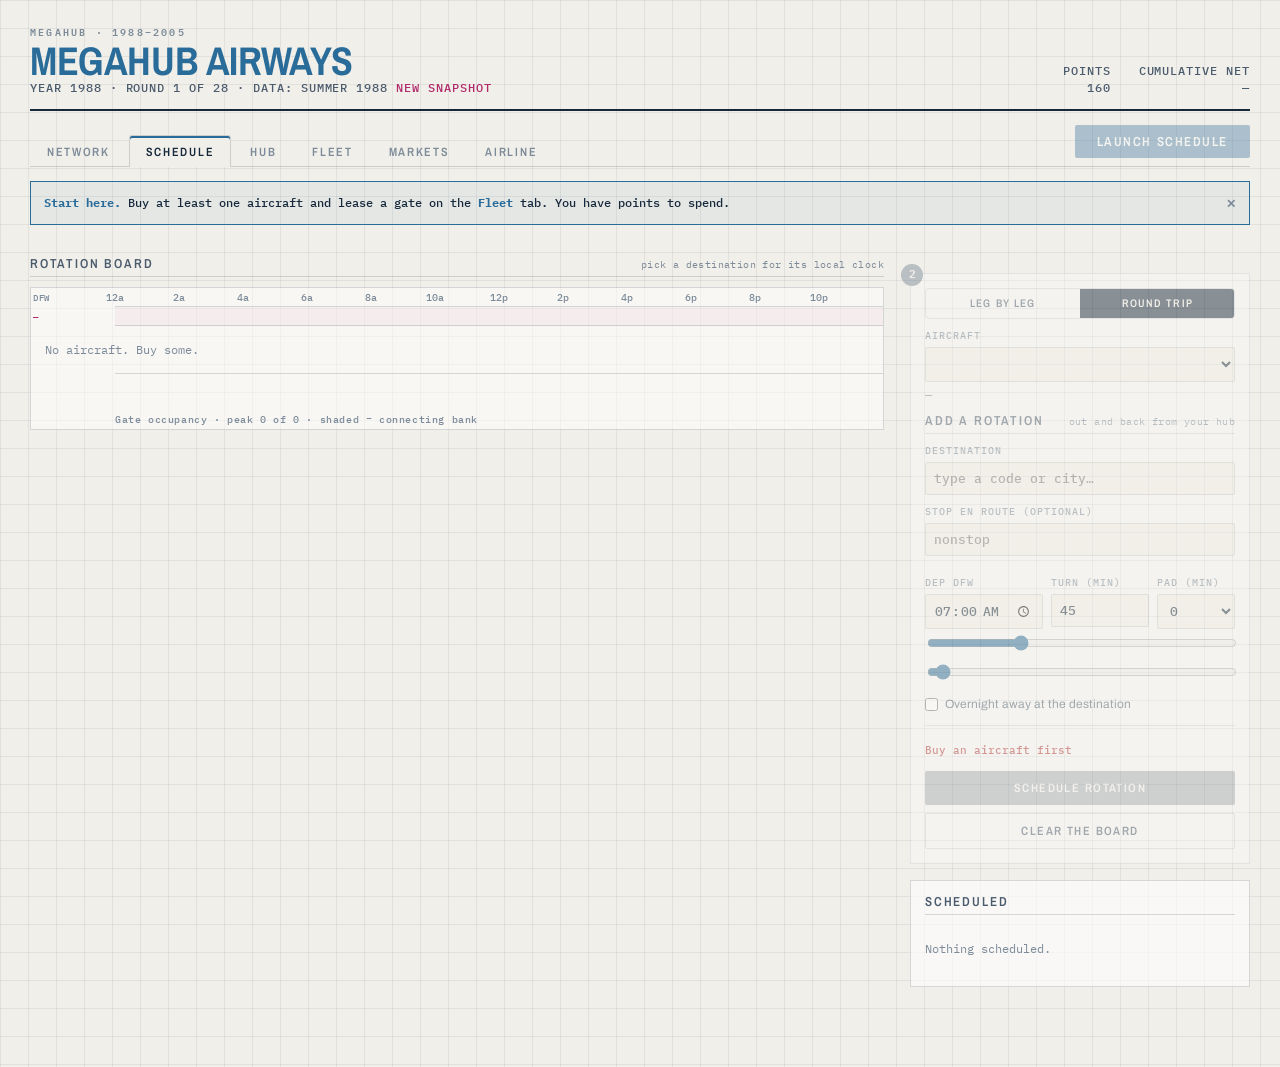
<file: index.html>
<!DOCTYPE html>
<html lang="en">
<head>
<meta charset="utf-8">
<meta name="viewport" content="width=device-width, initial-scale=1">
<!-- Google tag (gtag.js) -->
<script async src="https://www.googletagmanager.com/gtag/js?id=G-05N353N0ZZ"></script>
<script>
  window.dataLayer = window.dataLayer || [];
  function gtag(){dataLayer.push(arguments);}
  gtag('js', new Date());
  gtag('config', 'G-05N353N0ZZ');
</script>
<title>MegaHub v2.0</title>
<link rel="preconnect" href="https://fonts.googleapis.com">
<link rel="preconnect" href="https://fonts.gstatic.com" crossorigin>
<link href="https://fonts.googleapis.com/css2?family=Archivo+Narrow:wght@400;600;700&family=IBM+Plex+Mono:wght@400;500;600&family=Archivo:wght@400;500&display=swap" rel="stylesheet">
<link rel="stylesheet" href="css/styles.css">
</head>
<body>

<div class="wrap">
<header>
  <div><div class="kicker">MegaHub · 1988–2005</div>
    <h1 id="alTitle" style="color:var(--brand)">MegaHub Airways</h1>
    <div class="sub" id="erabar">Year 1988 · round 1 of 18</div></div>
  <div class="hstats">
    <div class="sub" id="hdrPts">Points<br>—</div>
    <div class="sub" style="text-align:right" id="cumbar">Cumulative<br>—</div>
  </div>
</header>

<div class="ctl">
  <div class="hubsw" id="hubsw" style="display:none" aria-label="Hub being viewed"></div>
  <nav class="tabs" id="tabs" role="tablist" aria-label="Game sections">
    <button type="button" role="tab" data-tab="network">Network</button>
    <button type="button" role="tab" data-tab="schedule">Schedule</button>
    <button type="button" role="tab" data-tab="hub">Hub</button>
    <button type="button" role="tab" data-tab="fleet">Fleet</button>
    <button type="button" role="tab" data-tab="markets">Markets</button>
    <button type="button" role="tab" data-tab="airline">Airline</button>
  </nav>
  <div id="pLaunch" style="position:relative">
  <div class="step-badge" id="launchBadge" style="display:none">3</div>
  <button class="launch" id="launch">Launch schedule</button>
  </div>
</div>

<!-- shared: visible from every tab -->
<div class="shared">
  <div id="resume" style="display:none"></div>
  <div id="tiernote" class="tiernote" style="display:none"></div>
  <div id="coach" style="display:none"></div>
  <div id="viol" class="panel" style="display:none;margin-bottom:12px;border-color:var(--red);background:rgba(178,58,58,.05)"></div>
  <div id="award" class="panel" style="margin-top:12px;display:none"></div>
  <div id="city"></div>
</div>

<section class="tabpane" data-pane="network" role="tabpanel">
  <div class="stats" id="stats"></div>
  <div class="viz">
  <h2 style="margin:0;padding:10px 12px;border-bottom:1px solid var(--rule)">Network <em id="netlab">—</em></h2>
  <div id="map"></div>
  </div>
  <div class="viz">
  <h2 style="margin:0;padding:10px 12px;border-bottom:1px solid var(--rule)">History <em id="histlab"></em></h2>
  <div id="histchart"></div>
  </div>
</section>

<section class="tabpane" data-pane="schedule" role="tabpanel">
  <div class="grid">
    <div>
      <div class="daypanel" id="dayPanel"></div>
      <h2>Rotation board <em id="axlab">pick a destination for its local clock</em></h2>
      <div class="board">
      <div class="axis dfw" id="axis"></div>
      <div class="axis loc" id="axis2"><b id="axis2lab">—</b></div>
      <div id="lanes"></div>
      <div class="gates" id="gates"></div>
      <div id="gateconf"></div>
      </div>
    </div>
    <div>
      <div class="panel step" id="pRot" style="margin-top:16px">
      <div class="step-badge">2</div>
      <div class="etabs" role="tablist" aria-label="How to schedule"><button type="button" data-etab="leg" role="tab">Leg by leg</button><button type="button" data-etab="rt" role="tab">Round trip</button></div>
      <label for="ac">Aircraft</label><select id="ac"></select>
      <div id="moverow" style="display:none"></div>
      <div class="rowv" style="margin-top:5px"><span id="acFree" style="color:var(--ink3)">—</span></div>
      <div id="legForm" style="display:none"></div>
      <div id="rtForm">
      <h2 style="margin-top:12px">Add a rotation <em id="rtSub">out and back from your hub</em></h2>
      <label for="destQ">Destination <span id="rangeNote" style="color:var(--ink3)"></span></label>
      <div class="combo"><input id="destQ" type="text" autocomplete="off" placeholder="type a code or city…"><div class="clist" id="destL"></div></div>
      <label for="viaQ">Stop en route (optional)</label>
      <div class="combo"><input id="viaQ" type="text" autocomplete="off" placeholder="nonstop"><div class="clist" id="viaL"></div></div>
      <div class="duo trio" style="margin-top:10px">
      <div><label for="depT" id="deplab">Dep</label><input type="time" id="depT" step="60" value="07:00"></div>
      <div><label for="turnN">Turn (min)</label><input type="number" id="turnN" min="25" max="720" step="5" value="45"></div>
      <div><label for="padSel" title="Extra block time on each hub leg — absorbs expected delay, costs aircraft time">Pad (min)</label><select id="padSel"><option value="0">0</option><option value="5">5</option><option value="10">10</option><option value="15">15</option><option value="20">20</option><option value="25">25</option><option value="30">30</option></select></div>
      </div>
      <input type="range" id="dep" min="0" max="1439" step="1" value="420">
      <input type="range" id="turn" min="25" max="720" step="1" value="45">
      <label class="chk"><input type="checkbox" id="ronChk"> <span id="ronLab">Overnight away at the destination</span></label>
      <div id="backRow" class="duo" style="display:none"><div><label for="backT" id="backLab">Back from — (local)</label><input type="time" id="backT" step="60" value="07:00"></div><div><label>On the ground</label><div class="fromfix" id="backGnd">—</div></div></div>
      <div class="fcard" id="fcard"></div>
      <div class="err" id="err"></div>
      <button id="add">Schedule rotation</button>
      <button class="ghost" id="canceledit" style="display:none">Cancel edit</button>
      <button class="ghost" id="clearac" style="display:none">Clear this aircraft's schedule</button>
      </div>
      <button class="ghost" id="clear">Clear the board</button>
      </div>
      <div class="panel" style="margin-top:16px">
      <h2>Scheduled <em id="schedCount"></em></h2>
      <div id="schedTools" style="display:none">
      <input type="text" id="schedFind" placeholder="filter by flight #, city, or tail…" autocomplete="off">
      <div class="sortrow">
      <span>sort</span>
      <button class="sortb" data-sort="flt">Flight #</button>
      <button class="sortb" data-sort="ac">Tail</button>
      <button class="sortb" data-sort="dst">City</button>
      <button class="sortb" data-sort="dep">Departure</button>
      <button class="sortb" data-sort="pax">Load</button>
      </div>
      </div>
      <div id="rots"></div>
      </div>
    </div>
  </div>
</section>

<section class="tabpane" data-pane="hub" role="tabpanel">
  <div class="viz">
  <h2 style="margin:0;padding:10px 12px;border-bottom:1px solid var(--rule)">Terminal <em id="termlab">—</em></h2>
  <div id="term"></div>
  <div class="tbar"><span>Clock</span><input type="range" id="tclock" min="0" max="1435" step="5" value="600"><b id="tclockOut" style="color:var(--mag);width:48px;text-align:right">10:00</b></div>
  <div id="gantt" style="border-top:1px solid var(--rule)"></div>
  </div>
  <div class="viz">
  <h2 style="margin:0;padding:10px 12px;border-bottom:1px solid var(--rule)">Banks <em id="banklab"></em></h2>
  <div id="bankchart"></div>
  </div>
  <div class="panel" id="projPanel" style="margin-top:24px"></div>
  <div class="cols3" style="margin-top:24px">
    <div><h2>Tightest connections <em id="tightlab"></em></h2><div id="hubTight"></div></div>
    <div><h2>Most delay-prone flights</h2><div id="hubDelay"></div></div>
    <div><h2>Gate utilization</h2><div id="hubGates"></div></div>
  </div>
</section>

<section class="tabpane" data-pane="fleet" role="tabpanel">
  <div class="fleetgrid">
  <div>
    <div class="panel step" id="pFleet">
    <div class="step-badge">1</div>
    <h2>Fleet &amp; gates <em id="bpts">—</em></h2>
    <label for="hub" style="margin-top:0">Home hub <span id="hublock" style="color:var(--ink3)"></span></label>
    <select id="hub"></select>
    <label for="startY">Start year <span id="startlock" style="color:var(--ink3)"></span></label>
    <select id="startY"></select>
    <div style="height:10px"></div>
    <div class="cat" id="cat"></div>
    <div style="border-top:1px solid var(--rule);margin:10px 0 8px"></div>
    <div class="cat">
    <div><b id="gatelab">Gates</b><i>8 pts each · an aircraft on the ground holds one</i></div>
    <span style="color:var(--ink3);font-size:11px">8pt</span>
    <span class="stepper"><span data-gm="1">−</span><span class="n" id="gnum">7</span><span data-gp="1">+</span></span>
    </div>
    <div class="cat" id="tiercat" style="margin-top:5px"></div>
    <div id="gatemix"></div>
    <div id="warn"></div>
    <div class="budget"><div id="bbar"></div></div>
    <div id="buysum"></div>
    <button id="build">Purchase</button>
    <div id="roster"></div>
    </div>
    <div class="panel" id="hubsPanel" style="margin-top:18px"></div>
  </div>
  <div class="panel" id="fperfPanel">
    <h2>Fleet performance <em id="fplab"></em></h2>
    <div id="ftypes"></div>
    <div id="ftails"></div>
  </div>
  </div>
</section>

<section class="tabpane" data-pane="markets" role="tabpanel">
  <div class="panel" id="mexpPanel">
    <h2>Market explorer <em id="mexplab"></em></h2>
    <select id="mktSel" aria-label="Choose a city to explore"></select>
    <div id="mexp"></div>
  </div>
  <div class="panel" id="ttPanel" style="margin-top:22px">
    <h2>Timetable <em id="ttlab"></em></h2>
    <div class="ttctl"><select id="ttSel" aria-label="City timetable"></select>
      <input type="text" id="ttFind" placeholder="find a city…" autocomplete="off" spellcheck="false"></div>
    <div id="ttbody"></div>
  </div>
  <div class="tiernote" id="connwhy" style="display:none;margin-top:18px"></div>
  <h2 style="margin-top:26px">Opportunities <em id="opplab"></em></h2>
  <div class="cols3">
    <div><h3 class="sub3">Biggest unserved cities</h3><div id="oppUnserved"></div></div>
    <div><h3 class="sub3">Most spill on served cities</h3><div id="oppSpill"></div></div>
    <div><h3 class="sub3">Connections your banks miss</h3><div id="oppMissed"></div></div>
  </div>
  <div class="cols">
    <div><h2>Connecting markets <em id="mklab"></em></h2>
      <input type="text" id="mktFind" placeholder="search a market or city code…" autocomplete="off" spellcheck="false" style="margin-bottom:8px">
      <div id="markets"></div></div>
    <div><h2>Frequency &amp; capture <em id="fqlab">click a city</em></h2><div id="freq"></div></div>
  </div>
</section>

<section class="tabpane" data-pane="airline" role="tabpanel">
  <div class="cols">
    <div class="panel" style="margin-bottom:16px">
    <h2>Airline</h2>
    <input id="alName" type="text" maxlength="26" value="MegaHub Airways" spellcheck="false">
    <div class="duo" style="margin-top:8px">
    <div><label for="c1" style="margin-top:0">Primary</label><input type="color" id="c1" value="#2A6C99"></div>
    <div><label for="c2" style="margin-top:0">Secondary</label><input type="color" id="c2" value="#16283C"></div>
    </div>
    <div id="livery" style="margin-top:10px"></div>
    </div>
    <div class="panel" style="margin-top:16px">
    <h2>Game management <em id="saveState">—</em></h2>
    <button class="ghost" id="btnUndo" disabled>Undo last action</button>
    <div class="savebtns" style="margin-top:8px">
    <button class="ghost" id="btnExport">Save Game</button>
    <button class="ghost" id="btnImport">Load Game</button>
    </div>
    <input type="file" id="importFile" accept=".json,application/json" style="display:none">
    <button class="ghost" id="btnRestartYear">Restart current year</button>
    <button class="ghost" id="btnNew" style="border-color:rgba(178,58,58,.35);color:var(--red)">New game</button>
    <div id="saveNote" class="frow" style="margin-top:8px;color:var(--ink3);display:none"></div>
    </div>
  </div>
  <h2 style="margin-top:28px">Season by season <em id="seasonlab"></em></h2>
  <div id="seasons"></div>
  <h2 style="margin-top:28px">Points log <em id="ptslab"></em></h2>
  <div id="ptslog"></div>
  <h2 style="margin-top:28px">How MegaHub works</h2>
  <div class="foot">
  One round per year, 1988 to 2015 (schedule data runs to 2005; demand holds steady after that). Each launch pays traffic points — one per 60,000 net pax-miles up to 12 million, then one per 120,000 beyond — and charges fleet and gate upkeep; the net funds next year's growth.
  Demand and the aircraft catalog step forward on the real schedule years — 1988, 1993, 1997, 2001, 2005.
  326 airports. Anything closer than 75 nm to your hub is a drive, not a flight. Indiana kept no daylight time in 1988.
  A bigger terminal is a slower one: minimum connect time rises 5 minutes for every 5 gates you lease, up to a 40-minute cap. Widebodies (200+ seats) need a heavy gate, and arrivals from abroad need an international (customs) gate to deplane — on the ground 90 minutes or more, only for the first 45, then they're towed off. Flights from Canada, Bermuda, Nassau and Aruba clear US customs before departure and arrive as domestic. Bigger gates take smaller aircraft when they're free.
  Slack absorbs delay. An aircraft turned at the minimum, every time, carries the morning's delay all day — and its own connections stop working. Padding a rotation adds scheduled block time to both of its hub legs: it soaks up expected delay, but keeps the aircraft busy longer. A trip longer than a day — Tokyo, Hong Kong — flies as a 2-day line: pair two aircraft of the same type and they swap schedules every day, so the flight still operates daily. Their spare hours can carry other flying. Once you can afford it, open more hubs from the Fleet tab (40 points plus gates): each hub runs its own schedule, gates and fleet, and the switcher beside the tabs picks which one you're working on. Connecting passengers between two cities are counted once across the airline, so your hubs compete for them — offering both routings wins more of a market, but never more than exists. Flight numbers follow the aircraft and distance, airline-wide: flagship long-haul flights (2,000 nm and up) get 1–499, mainline 500–2499, regional jets and turboprops 2500 and up. A rotation can also visit another of your hubs — as its destination (a trunk, like DEN–RDU) or its stop (DEN–LAX–RDU–LAX–DEN): each leg is a separate flight belonging to the hub it touches, the visiting aircraft uses that hub's gates and turn time, and a hub-to-hub city pair is one market. Passengers can connect once, at either hub.
  Connections are worth most around 30 minutes above the minimum, not at it.
  Customs adds 30 minutes to any connection arriving from abroad. ETOPS constrains twins; trijets and quads crossed oceans freely.
  Score is net passenger-miles — filled seat-miles minus a penalty for empty ones — on great-circle O&amp;D distance, revealed only when you launch.
  A stop en route sells three markets — hub to stop, stop to destination, and hub to destination at a one-stop discount that grows with the detour.
  Local hub traffic boards first; connections take the seats that are left.
  Market share follows an S-curve on frequency — but passengers expect fewer daily options the longer the haul,
  so one daily 767 to Honolulu captures half its market while one daily to Oklahoma City captures a sixth.
  An aircraft on the ground at <span id="foothub">DFW</span> holds a gate the whole time it sits there. Parking it overnight at a spoke is how you free one.
  Arizona and Hawaii keep no daylight time.
  </div>
</section>
</div>

<script src="js/engine/constants.js"></script>
<script src="js/data/airports.js"></script>
<script src="js/data/catalog.js"></script>
<script src="js/engine/world.js"></script>
<script src="js/engine/demand.js"></script>
<script src="js/engine/timing.js"></script>
<script src="js/engine/economy.js"></script>
<script src="js/engine/rotation.js"></script>
<script src="js/engine/network.js"></script>
<script src="js/engine/limits.js"></script>
<script src="js/engine/gates.js"></script>
<script src="js/engine/ops.js"></script>
<script src="js/engine/evaluate.js"></script>
<script src="js/app/state.js"></script>
<script src="js/ui/panels.js"></script>
<script src="js/ui/board.js"></script>
<script src="js/app/persist.js"></script>
<script src="js/ui/flightcard.js"></script>
<script src="js/ui/coach.js"></script>
<script src="js/ui/brand.js"></script>
<script src="js/ui/map.js"></script>
<script src="js/ui/terminal.js"></script>
<script src="js/ui/editor.js"></script>
<script src="js/ui/legs.js"></script>
<script src="js/ui/fleetperf.js"></script>
<script src="js/ui/markets.js"></script>
<script src="js/ui/hubstats.js"></script>
<script src="js/ui/history.js"></script>
<script src="js/ui/hubs.js"></script>
<script src="js/ui/timetable.js"></script>
<script src="js/ui/tabs.js"></script>
<script src="js/ui/events.js"></script>
<script src="js/main.js"></script>

</body>
</html>
</file>
<file: css/styles.css>
:root{--paper:#F1EFE9;--ink:#16283C;--ink2:#4A5B6E;--ink3:#7C8A99;
    --brand:#2A6C99;--brand2:#16283C;--brand-fg:#fff;--brand2-fg:#fff;
    --mag:#B02A6B;--blue:#2A6C99;--green:#5A7C33;--amber:#B8760F;--red:#B23A3A;--violet:#5B4B8A;
    --rule:rgba(22,40,60,.16);--rule2:rgba(22,40,60,.07);
    --sans:'Archivo',system-ui,sans-serif;--cond:'Archivo Narrow',sans-serif;--mono:'IBM Plex Mono',monospace}
  *{box-sizing:border-box}
  body{margin:0;background:var(--paper);color:var(--ink);font:400 15px/1.6 var(--sans);
    background-image:linear-gradient(var(--rule2) 1px,transparent 1px),linear-gradient(90deg,var(--rule2) 1px,transparent 1px);background-size:28px 28px}
  .wrap{max-width:1260px;margin:0 auto;padding:26px 20px 80px}
  header{display:flex;align-items:flex-end;justify-content:space-between;gap:20px;border-bottom:2px solid var(--ink);padding-bottom:12px;flex-wrap:wrap}
  h1{font:700 40px/.95 var(--cond);letter-spacing:-.01em;margin:0;text-transform:uppercase}
  h1 span{color:var(--mag)}
  .sub{font:500 12px/1.4 var(--mono);color:var(--ink2);letter-spacing:.08em;text-transform:uppercase}
  h2{font:600 13px/1 var(--cond);letter-spacing:.14em;text-transform:uppercase;color:var(--ink2);margin:0 0 10px;padding-bottom:6px;border-bottom:1px solid var(--rule);display:flex;justify-content:space-between;align-items:baseline}
  h2 em{font:400 10px/1 var(--mono);font-style:normal;color:var(--ink3);letter-spacing:.04em;text-transform:none}
  .stats{display:grid;grid-template-columns:repeat(auto-fit,minmax(130px,1fr));gap:1px;background:var(--rule);border:1px solid var(--rule);margin:18px 0 14px}
  .stat{background:var(--paper);padding:11px 13px}
  .stat .k{font:500 10px/1.4 var(--mono);letter-spacing:.1em;text-transform:uppercase;color:var(--ink3)}
  .stat .v{font:600 24px/1.2 var(--mono);font-variant-numeric:tabular-nums;margin-top:2px}
  .stat .v.mask{color:var(--ink3);letter-spacing:.1em}
  .stat .n{font:400 11px/1.3 var(--mono);color:var(--ink2)}
  .grid{display:grid;grid-template-columns:1fr 340px;gap:26px;align-items:start}
  @media(max-width:1000px){.grid{grid-template-columns:1fr}}
  .board{border:1px solid var(--rule);background:rgba(255,255,255,.5)}
  .axis{position:relative;height:19px;margin-left:84px}
  .axis.dfw{border-bottom:1px solid var(--rule)}
  .axis.loc{border-bottom:1px solid var(--rule);background:rgba(176,42,107,.05)}
  .axis i{position:absolute;top:0;font:500 10px/19px var(--mono);color:var(--ink3);transform:translateX(-50%);font-style:normal}
  .axis.loc i{color:var(--mag)}
  .axis b{position:absolute;left:-82px;top:0;font:500 9px/19px var(--mono);color:var(--ink3);letter-spacing:.06em}
  .axis.loc b{color:var(--mag)}
  .lane{display:flex;border-bottom:1px solid var(--rule2);min-height:34px}
  .lane:last-child{border-bottom:0}
  .tag{width:84px;flex:none;padding:6px 8px;border-right:1px solid var(--rule)}
  .tag b{display:block;font:600 12px/1.2 var(--mono)}
  .tag i{display:block;font:400 9px/1.3 var(--mono);color:var(--ink3);font-style:normal}
  .track{position:relative;flex:1;margin:5px 0}
  .track .hr{position:absolute;inset:0;background:repeating-linear-gradient(90deg,transparent 0,transparent calc(8.333% - 1px),var(--rule2) calc(8.333% - 1px),var(--rule2) 8.333%)}
  .editing td{background:rgba(176,42,107,.10)}
  .blk{position:absolute;height:24px;top:0;border-radius:2px;display:flex;align-items:center;font:600 10px/1 var(--mono);color:#fff;padding:0 5px;white-space:nowrap;overflow:hidden;cursor:pointer;border-bottom:3px solid transparent}
  .out{background:var(--brand);color:var(--brand-fg)} .ret{background:var(--brand2);color:var(--brand2-fg)}
  .q-hi{border-bottom-color:#7FB93E} .q-md{border-bottom-color:#E0A93A} .q-lo{border-bottom-color:#D96A6A}
  .turn{background:transparent;border-top:1px dashed var(--ink3);border-bottom:1px dashed var(--ink3);border-radius:0}
  .turn.ron{border-color:var(--violet);background:rgba(91,75,138,.10)}
  .gates{margin-left:84px;border-top:1px solid var(--rule);position:relative;height:54px;padding-top:4px}
  .gcol{position:absolute;bottom:16px;background:var(--green);opacity:.55;border-radius:1px 1px 0 0}
  .gcol.over{background:var(--red);opacity:.85}
  #gateconf{margin-top:2px}
  .gconf{border:1px solid rgba(178,58,58,.35);background:rgba(178,58,58,.05);border-radius:5px;padding:8px 10px;margin-top:8px}
  .gconf h3{margin:0 0 5px;font:600 11px/1.3 var(--mono);color:var(--red);letter-spacing:.02em}
  .gconf .gcline{font:500 11px/1.6 var(--mono);color:var(--ink2)}
  .gconf .gcline b{color:var(--ink);font-weight:600}
  .gconf .hint{margin-top:5px;font:500 10px/1.4 var(--mono);color:var(--ink3)}
  .glab{position:absolute;left:0;bottom:0;font:500 10px/1.4 var(--mono);color:var(--ink3);letter-spacing:.06em}
  .bank{position:absolute;top:0;bottom:16px;background:rgba(176,42,107,.09);border-left:1px solid rgba(176,42,107,.35);border-right:1px solid rgba(176,42,107,.35)}
  .panel{border:1px solid var(--rule);background:rgba(255,255,255,.6);padding:14px}
  label{display:block;font:500 10px/1.4 var(--mono);letter-spacing:.1em;text-transform:uppercase;color:var(--ink3);margin:10px 0 4px}
  select,input[type=time],input[type=number]{width:100%;font:500 13px var(--mono);padding:7px 8px;border:1px solid var(--rule);background:var(--paper);color:var(--ink);border-radius:2px}
  select:focus,input:focus{outline:0;border-color:var(--brand)}
  select option:disabled{color:#B9C0C7}
  input[type=range]{width:100%;accent-color:var(--brand);margin-top:6px}
  .duo{display:grid;grid-template-columns:1fr 1fr;gap:8px}
  .rowv{display:flex;justify-content:space-between;font:500 12px var(--mono);color:var(--ink2)}
  button{width:100%;margin-top:12px;font:600 12px/1 var(--cond);letter-spacing:.12em;text-transform:uppercase;padding:11px;background:var(--ink);color:var(--paper);border:0;border-radius:2px;cursor:pointer}
  button:hover{background:var(--brand2);color:var(--brand2-fg)}
  button.ghost{background:transparent;color:var(--ink2);border:1px solid var(--rule);margin-top:8px}
  button.ghost:hover{border-color:var(--brand);color:var(--brand)}
  button.launch{background:var(--brand);color:var(--brand-fg);font-size:14px;padding:14px;margin:0}
  button.launch:hover{background:var(--brand2);color:var(--brand2-fg)}
  button:disabled{opacity:.35;cursor:not-allowed}
  .err{font:500 11px/1.4 var(--mono);color:var(--red);margin-top:8px;min-height:16px}
  table{width:100%;border-collapse:collapse;font:400 12px var(--mono);font-variant-numeric:tabular-nums}
  th{font:500 9px/1.4 var(--mono);letter-spacing:.09em;text-transform:uppercase;color:var(--ink3);text-align:right;padding:4px 0;border-bottom:1px solid var(--rule)}
  th:first-child{text-align:left}
  td{padding:4px 0;border-bottom:1px solid var(--rule2);text-align:right}
  td:first-child{text-align:left}
  tr.clik{cursor:pointer} tr.clik:hover td{background:rgba(176,42,107,.06)}
  .pill{font:600 9px/1 var(--mono);padding:3px 5px;border-radius:2px}
  .p-hi{background:rgba(90,124,51,.16);color:var(--green)}
  .p-md{background:rgba(184,118,15,.16);color:var(--amber)}
  .p-lo{background:rgba(178,58,58,.14);color:var(--red)}
  .x{cursor:pointer;color:var(--ink3);font:600 12px var(--mono)}
  #schedTools{margin-bottom:10px}
  #schedFind{width:100%;padding:7px 9px;margin-bottom:7px;border:1px solid var(--rule);border-radius:5px;
    font:400 12px var(--mono);background:var(--card);color:var(--ink)}
  #schedFind:focus{outline:none;border-color:var(--brand)}
  .sortrow{display:flex;align-items:center;gap:5px;flex-wrap:wrap;font:500 10px var(--mono);color:var(--ink3)}
  .sortrow span{text-transform:uppercase;letter-spacing:.06em}
  .sortb{width:auto;margin:0;padding:4px 8px;font:500 10px var(--mono);border:1px solid var(--rule);
    background:var(--card);color:var(--ink2);cursor:pointer;border-radius:4px}
  .sortb:hover{border-color:var(--brand)}
  .sortb.on{background:var(--brand);color:#fff;border-color:var(--brand)}
  .sortb.on::after{content:' ▾'}
  .sortb.on.asc::after{content:' ▴'}
  .fltno{color:var(--brand);font-weight:600}
  .dirchip{display:inline-block;font:600 9px var(--mono);text-transform:uppercase;letter-spacing:.04em;
    padding:1px 4px;border-radius:3px;vertical-align:middle;margin-right:2px}
  .dirchip.out{background:rgba(42,108,153,.14);color:var(--brand)}
  .dirchip.ret{background:rgba(124,138,153,.16);color:var(--ink2)}
  .rotwrap{display:contents}
  .rotwrap .blk{cursor:pointer}
  .rotwrap.ed .blk.out,.rotwrap.ed .blk.ret{outline:1px solid var(--brand);outline-offset:-1px}
  .lanegroup{font:600 10px var(--mono);color:var(--ink3);text-transform:uppercase;letter-spacing:.06em;
    margin:8px 0 2px;padding-left:2px}
  #roster{margin-top:12px}
  #roster .rgroup{margin-top:10px}
  #roster .rgh{font:600 11px var(--mono);color:var(--ink2);text-transform:uppercase;letter-spacing:.05em;
    display:flex;justify-content:space-between;align-items:baseline;margin-bottom:5px;
    border-bottom:1px solid var(--rule);padding-bottom:3px}
  #roster .rgh em{color:var(--ink3);font-weight:400;font-style:normal;font-size:10px}
  #roster .rline{display:flex;align-items:center;gap:6px;padding:3px 0;font:400 12px var(--mono)}
  #roster .tail{width:64px;padding:3px 5px;border:1px solid var(--rule);border-radius:4px;
    font:600 12px var(--mono);background:var(--card);color:var(--ink)}
  #roster .tail:focus{outline:none;border-color:var(--brand)}
  #roster .rst{flex:1;color:var(--ink3);font-size:11px}
  #roster .rst.flying{color:var(--brand)}
  #roster .sell{width:auto;margin:0;padding:3px 8px;font:500 10px var(--mono);
    border:1px solid rgba(178,58,58,.35);color:var(--red);background:var(--card);cursor:pointer;border-radius:4px}
  #roster .sell:hover{background:rgba(178,58,58,.08)}
  #roster .sell:disabled{opacity:.4;cursor:not-allowed;border-color:var(--rule);color:var(--ink3)}
  #roster .repl{width:auto;margin:0;padding:3px 8px;font:500 10px var(--mono);
    border:1px solid rgba(42,108,153,.4);color:var(--brand);background:var(--card);cursor:pointer;border-radius:4px}
  #roster .repl:hover{background:rgba(42,108,153,.08)}
  #roster .replbox{margin:2px 0 6px;padding:7px 9px;border:1px solid rgba(42,108,153,.3);
    border-radius:5px;background:rgba(42,108,153,.04)}
  #roster .replbox .rh{font:600 10px/1.4 var(--mono);color:var(--brand);margin-bottom:5px;letter-spacing:.02em}
  #roster .replopt{display:flex;align-items:center;justify-content:space-between;gap:8px;
    padding:3px 4px;border-radius:4px;cursor:pointer;font:400 11px var(--mono);color:var(--ink2)}
  #roster .replopt:hover{background:rgba(42,108,153,.1)}
  #roster .replopt b{color:var(--ink);font-weight:600}
  #roster .replopt .d{font-size:10px;color:var(--ink3)}
  #roster .replopt.bad{opacity:.45;cursor:not-allowed}
  #roster .replopt.bad:hover{background:none}
  #roster .replnote{font:500 10px/1.4 var(--mono);color:var(--ink3);margin-top:4px}
  #moverow{margin:8px 0 2px;padding:7px 9px;border:1px solid rgba(90,124,51,.32);border-radius:5px;background:rgba(90,124,51,.05)}
  #moverow .mh{font:600 10px/1.4 var(--mono);color:var(--green);margin-bottom:5px;letter-spacing:.02em}
  #moverow .mchips{display:flex;flex-wrap:wrap;gap:5px}
  #moverow .mchip{font:500 11px var(--mono);color:var(--ink);padding:3px 8px;border:1px solid var(--rule);
    border-radius:4px;background:var(--card);cursor:pointer}
  #moverow .mchip:hover{border-color:var(--green);background:rgba(90,124,51,.1)}
  #moverow .mchip .d{color:var(--ink3);font-size:10px}
  #moverow .mnone{font:500 10px/1.4 var(--mono);color:var(--ink3)}
  tr.det td{background:rgba(176,42,107,.04);padding-top:0}
  .fldet{font:400 11px/1.6 var(--mono);color:var(--ink2);padding:2px 0 6px}
  .fldet b{color:var(--ink)}
  .fldet .seg{display:inline-block;margin-right:12px}
  .loadbar{display:inline-block;width:46px;height:7px;border:1px solid var(--rule);border-radius:3px;
    vertical-align:middle;overflow:hidden;background:var(--card)}
  .loadbar i{display:block;height:100%;background:var(--brand)}
  .x:hover{color:var(--red)}
  .empty{font:400 12px/1.6 var(--mono);color:var(--ink3);padding:14px 0}
  .cat{display:grid;grid-template-columns:1fr auto auto;gap:5px 8px;align-items:center;font:400 12px var(--mono)}
  .cat b{font:500 12px var(--mono)}
  .cat i{font-style:normal;color:var(--ink3);font-size:10px;display:block}
  .stepper{display:flex;gap:3px;align-items:center}
  .stepper span{width:21px;height:21px;display:grid;place-items:center;border:1px solid var(--rule);border-radius:2px;cursor:pointer;font:600 12px var(--mono);user-select:none}
  .stepper span.n{border:0;width:18px;cursor:default}
  .stepper span:not(.n):hover{border-color:var(--brand);color:var(--brand)}
  .budget{height:6px;background:var(--rule2);border-radius:3px;overflow:hidden;margin:10px 0 4px}
  .budget div{height:100%;background:var(--green)}
  .budget div.over{background:var(--red)}
  .cols{display:grid;grid-template-columns:1fr 1fr;gap:24px;margin-top:24px}
  @media(max-width:820px){.cols{grid-template-columns:1fr}}
  #city{margin-top:26px;border:1px solid var(--rule);background:rgba(255,255,255,.6);padding:16px;display:none}
  .cityhead{display:flex;justify-content:space-between;align-items:baseline;border-bottom:1px solid var(--rule);padding-bottom:8px;margin-bottom:12px}
  .cityhead b{font:700 22px/1 var(--cond);letter-spacing:.02em}
  .cityhead i{font:400 11px/1.4 var(--mono);color:var(--ink3);font-style:normal}
  .combo{position:relative}
  .combo input{width:100%;font:500 13px var(--mono);padding:7px 8px;border:1px solid var(--rule);background:var(--paper);color:var(--ink);border-radius:2px}
  .combo input:focus{outline:0;border-color:var(--brand)}
  .clist{position:absolute;z-index:30;left:0;right:0;top:100%;max-height:240px;overflow:auto;background:var(--paper);border:1px solid var(--ink);border-top:0;display:none;box-shadow:0 6px 18px rgba(22,40,60,.12)}
  .clist.open{display:block}
  .citem{display:flex;align-items:center;justify-content:space-between;gap:8px;padding:5px 8px;font:400 12px var(--mono);cursor:pointer;border-bottom:1px solid var(--rule2)}
  .citem:hover,.citem.sel{background:rgba(176,42,107,.10)}
  .citem.dis{opacity:.4;cursor:not-allowed}
  .citem em{font-style:normal;color:var(--ink3);font-size:11px}
  .badge{font:600 9px var(--mono);padding:2px 4px;border-radius:2px;white-space:nowrap}
  .b-ok{background:rgba(90,124,51,.16);color:var(--green)}
  .b-via{background:rgba(42,108,153,.14);color:var(--blue)}
  .b-no{background:rgba(178,58,58,.12);color:var(--red)}
  .viz{border:1px solid var(--rule);background:rgba(255,255,255,.5);margin-top:24px;padding:0}
  .mapwrap{position:relative}
  #mapsvg{display:block;cursor:grab}
  #mapsvg.grabbing{cursor:grabbing}
  .mapzoom{position:absolute;top:10px;right:10px;display:flex;flex-direction:column;gap:4px}
  .mapzoom button{width:28px;height:28px;padding:0;font:600 15px/1 var(--mono);color:var(--ink2);
    background:rgba(255,255,255,.92);border:1px solid var(--rule);border-radius:5px;cursor:pointer;
    display:flex;align-items:center;justify-content:center}
  .mapzoom button:hover{border-color:var(--brand);color:var(--brand)}
  .mapzoom button:disabled{opacity:.4;cursor:default;border-color:var(--rule);color:var(--ink3)}
  .viz svg{display:block;width:100%;height:auto}
  .tbar{display:flex;align-items:center;gap:12px;padding:8px 12px;border-top:1px solid var(--rule);font:500 11px var(--mono);color:var(--ink2)}
  .tbar input[type=range]{flex:1;accent-color:var(--brand);margin:0}
  .glane{display:flex;border-bottom:1px solid var(--rule2);min-height:22px}
  .glane .gt{width:44px;flex:none;font:600 10px/22px var(--mono);color:var(--ink3);padding-left:8px;border-right:1px solid var(--rule)}
  .gtrack{position:relative;flex:1;margin:3px 0}
  .gblk{position:absolute;height:16px;top:0;border-radius:2px;font:600 9px/16px var(--mono);color:#fff;padding:0 4px;overflow:hidden;white-space:nowrap}
  .tcur{position:absolute;top:0;bottom:0;width:1px;background:var(--brand);z-index:5}
  input[type=color]{width:100%;height:32px;padding:2px;border:1px solid var(--rule);background:var(--paper);border-radius:2px;cursor:pointer}
  #alName{width:100%;font:600 15px var(--cond);letter-spacing:.02em;padding:8px;border:1px solid var(--rule);background:var(--paper);color:var(--ink);border-radius:2px;text-transform:uppercase}
  .kicker{font:600 10px/1 var(--mono);letter-spacing:.22em;color:var(--ink3);text-transform:uppercase;margin-bottom:6px}
  .dly{font:600 9px/1 var(--mono);padding:2px 4px;border-radius:2px;background:rgba(184,118,15,.16);color:var(--amber)}
  .dly.bad{background:rgba(178,58,58,.14);color:var(--red)}
  .fcard{margin-top:12px;border-top:1px solid var(--rule);padding-top:9px}
  .frow{display:flex;justify-content:space-between;align-items:baseline;font:400 11px/1.85 var(--mono);color:var(--ink3)}
  .frow b{font-weight:600;color:var(--ink);font-variant-numeric:tabular-nums}
  .frow b em{font-style:normal;font-weight:400;color:var(--ink3);font-size:10px;margin-left:5px}
  .frow span em{font-style:normal;font-size:10px;margin-left:4px}
  .frow.sep{border-top:1px dotted var(--rule);margin-top:5px;padding-top:5px}
  .dot{display:inline-block;width:6px;height:6px;border-radius:50%;margin-left:6px;vertical-align:middle}
  .d-hi{background:var(--green)} .d-md{background:var(--amber)} .d-lo{background:var(--red)}
  .chips{display:flex;flex-wrap:wrap;gap:4px;margin-top:9px}
  .chip{font:600 9px/1.5 var(--mono);letter-spacing:.03em;padding:3px 6px;border-radius:2px;
    background:rgba(42,108,153,.09);color:var(--brand);border:1px solid rgba(42,108,153,.22)}
  .chip.warn{background:rgba(184,118,15,.11);color:var(--amber);border-color:rgba(184,118,15,.28)}
  #buysum{display:grid;grid-template-columns:1fr 1fr;gap:6px 14px;margin:10px 0 2px;
    padding:9px 11px;border:1px solid var(--rule);border-radius:6px;background:var(--card)}
  #buysum .bs{display:flex;justify-content:space-between;align-items:baseline;
    font:400 12px var(--mono);color:var(--ink2)}
  #buysum .bs b{font-weight:600;color:var(--ink);font-size:13px}
  #buysum .bs.spend b{color:var(--brand)}
  #buysum .bs.over b{color:var(--red)}
  .chip.ron{background:rgba(91,75,138,.11);color:var(--violet);border-color:rgba(91,75,138,.28)}

  .panel.step{position:relative}
  .step-badge{position:absolute;left:-10px;top:-10px;width:22px;height:22px;border-radius:50%;
    background:var(--ink3);color:var(--paper);display:grid;place-items:center;
    font:700 11px/1 var(--mono);z-index:4}
  .panel.on{border-color:var(--brand)}
  .panel.on>.step-badge,#launchBadge.on{background:var(--brand);color:var(--brand-fg)}
  .panel.on::after{content:'';position:absolute;inset:-3px;border:2px solid var(--brand);border-radius:3px;
    animation:halo 1.9s ease-out infinite;pointer-events:none}
  @keyframes halo{0%{opacity:.85;transform:scale(1)}70%{opacity:0;transform:scale(1.02)}100%{opacity:0}}
  .panel.off{opacity:.48}
  #pLaunch .step-badge{left:-10px;top:-10px}
  #coach{display:flex;justify-content:space-between;align-items:center;gap:12px;padding:11px 13px;margin-bottom:14px;
    border:1px solid var(--brand);background:rgba(42,108,153,.06);font:500 12px/1.5 var(--mono);color:var(--ink)}
  #coach b{color:var(--brand)}
  #coach .x{flex:none}
  @media(prefers-reduced-motion:reduce){.panel.on::after{animation:none;opacity:.6}}
  .savebtns{display:grid;grid-template-columns:1fr 1fr;gap:8px}
  .savebtns button{margin-top:0}
  #resume{display:flex;justify-content:space-between;align-items:center;gap:12px;padding:11px 13px;margin-bottom:14px;
    border:1px solid var(--ink);background:rgba(22,40,60,.05);font:500 12px/1.5 var(--mono)}
  #resume .acts{display:flex;gap:8px;flex:none}
  #resume button{width:auto;margin:0;padding:7px 12px;font-size:11px}
  .free{position:absolute;height:24px;top:0;background:rgba(90,124,51,.13);border:1px dashed rgba(90,124,51,.55);border-radius:2px;pointer-events:none}
  .stale{opacity:.62}
  .foot{margin-top:34px;border-top:1px solid var(--rule);padding-top:12px;font:400 11px/1.7 var(--mono);color:var(--ink3)}

/* ---------------- v3 structure: header stats, tab bar, shared strip, tab panes ---------------- */
.hstats{display:flex;gap:28px;align-items:flex-end;text-align:right}
.ctl{display:flex;align-items:flex-end;justify-content:space-between;gap:12px 20px;flex-wrap:wrap;margin-top:14px;border-bottom:1px solid var(--rule)}
.tabs{display:flex;gap:2px;flex-wrap:wrap}
.tabs button{width:auto;margin:0;padding:10px 16px 9px;background:transparent;color:var(--ink3);border:1px solid transparent;border-bottom:0;
  border-radius:3px 3px 0 0;font:600 12px/1 var(--cond);letter-spacing:.14em;position:relative;top:1px}
.tabs button:hover{background:rgba(255,255,255,.45);color:var(--ink)}
.tabs button[aria-selected=true]{background:var(--paper);color:var(--ink);border-color:var(--rule);box-shadow:inset 0 2px 0 var(--brand)}
.ctl #pLaunch{margin-bottom:8px}
.ctl button.launch{width:auto;padding:10px 22px;font-size:13px}
.shared>*{margin-top:14px}
.shared>#viol{margin-bottom:0}
.tabpane{display:none;padding-top:18px}
.tabpane.on{display:block}
.tabpane>:first-child,.tabpane .grid>div>:first-child{margin-top:0}
.narrow{max-width:760px}
.tabpane .foot{margin-top:0;border-top:0;padding-top:0}
@media(max-width:700px){.ctl{align-items:stretch}.ctl #pLaunch{width:100%}.ctl button.launch{width:100%}.tabs button{padding:9px 11px 8px}}
.maplegend{padding:7px 12px 9px;border-top:1px solid var(--rule);font:400 10px/1.5 var(--mono);color:var(--ink3)}

/* ---------------- v3.2: fleet performance + markets ---------------- */
.fleetgrid{display:grid;grid-template-columns:380px minmax(0,1fr);gap:24px;align-items:start}
@media(max-width:1000px){.fleetgrid{grid-template-columns:1fr}}
.cols3{display:grid;grid-template-columns:repeat(3,minmax(0,1fr));gap:22px}
@media(max-width:1000px){.cols3{grid-template-columns:1fr}}
.sub3{font:600 10px/1.3 var(--mono);letter-spacing:.1em;text-transform:uppercase;color:var(--ink2);margin:16px 0 6px}
.sub3 em{font-style:normal;color:var(--ink3);letter-spacing:.02em;text-transform:none;font-weight:400;margin-left:6px}
.tscroll{overflow-x:auto}
th[data-fsort]{cursor:pointer;user-select:none} th[data-fsort]:hover,th.on{color:var(--ink)}
.fptab td,.fptab th{padding-left:6px;white-space:nowrap}
.flag{font:600 9px/1 var(--mono);padding:3px 5px;border-radius:2px;margin-right:4px;white-space:nowrap}
.f-up{background:rgba(90,124,51,.16);color:var(--green)} .f-dn{background:rgba(184,118,15,.16);color:var(--amber)}
.f-low{background:rgba(91,75,138,.14);color:var(--violet)} .f-idle{background:rgba(178,58,58,.14);color:var(--red)}
.fpst{opacity:.6}
.note{font:400 10.5px/1.6 var(--mono);color:var(--ink3);margin-top:8px}
.mexphead{display:flex;justify-content:space-between;gap:12px;align-items:flex-start;margin:12px 0 2px;flex-wrap:wrap}
.mexphead b{font:700 16px/1.2 var(--cond)} .mexphead i{font:400 11px/1.6 var(--mono);color:var(--ink3);font-style:normal}
#mktSel{max-width:460px}
/* ---------------- v3.3: hub analytics, history, map colour mode ---------------- */
.mapmode{margin-right:12px;white-space:nowrap} .mapmode .x{font-size:10px} .mapmode .x.on{color:var(--ink);text-decoration:underline;text-underline-offset:3px}
#bankchart svg,#histchart svg{display:block;width:100%;height:auto}
/* ---------------- v3.4: gate tiers ---------------- */
.gatemix{display:flex;justify-content:space-between;flex-wrap:wrap;gap:4px 10px;font:500 10.5px/1.5 var(--mono);color:var(--ink2);margin-top:6px}
.tiernote{display:flex;justify-content:space-between;gap:12px;border:1px solid rgba(91,75,138,.35);background:rgba(91,75,138,.07);padding:10px 12px;font:400 12px/1.5 var(--mono);color:var(--ink)}
.typelegend{display:flex;flex-wrap:wrap;gap:4px 14px;padding:0 12px 10px;font:500 10px/1.4 var(--mono);color:var(--ink2)}
.typelegend i{display:inline-block;width:10px;height:10px;border-radius:2px;margin-right:5px;vertical-align:-1px}
/* ---------------- v3.5: block padding ---------------- */
.duo.trio{grid-template-columns:1.2fr 1fr .8fr}
/* ---------------- v3.7: 2-day lines ---------------- */
.linegroup{font:600 10px/1 var(--mono);color:var(--blue);letter-spacing:.04em;padding:7px 8px 5px;border-bottom:1px solid var(--rule2);background:rgba(42,108,153,.05)}
.lane.paired .tag{border-left:3px solid var(--blue);padding-left:5px}
.f-line{background:rgba(42,108,153,.12);color:var(--blue)}
/* ---------------- v3.8: multi-hub ---------------- */
.hubsw{display:flex;gap:4px;align-items:flex-end;margin-bottom:6px}
.hubsw button{width:auto;margin:0;padding:6px 11px;font:700 12px/1 var(--cond);letter-spacing:.06em;background:transparent;color:var(--ink3);border:1px solid var(--rule);border-radius:3px}
.hubsw button.on{background:var(--brand);color:#fff;border-color:var(--brand)}
.hubsw .hw{color:var(--amber)} .hubsw button.on .hw{color:#fff}
#hubsPanel tr.hubon td{background:rgba(42,108,153,.06)}
.openhub{margin-top:12px;border-top:1px solid var(--rule);padding-top:10px}
.openhub label{margin-top:0}
.hubopenrow{display:flex;align-items:center;gap:10px;margin-top:8px;font:500 11px var(--mono);color:var(--ink2)}   /* was .openrow, which clashed with the schedule list's expanded row */
.hubopenrow button{width:auto;margin:0 0 0 auto;padding:8px 14px}
select.rebase{width:auto;display:inline-block;padding:2px 4px;font:500 10px var(--mono);margin-left:4px}
/* ---------------- v3.9: cross-hub flying ---------------- */
.lane.visiting{opacity:.72;background:repeating-linear-gradient(135deg,transparent 0 8px,rgba(22,40,60,.025) 8px 16px)}
.lane.visiting .tag i{color:var(--brand)}
/* v3.10: open-a-hub folds away */
details.openhub>summary{cursor:pointer;font:600 10px/1.4 var(--mono);letter-spacing:.1em;text-transform:uppercase;color:var(--ink2);list-style:none}
details.openhub>summary::before{content:'▸ ';color:var(--ink3)} details.openhub[open]>summary::before{content:'▾ '}
details.openhub>summary::-webkit-details-marker{display:none}
details.openhub select{margin-top:8px}
/* ---------------- v3.13: published timetable ---------------- */
.ttctl{display:flex;gap:8px;flex-wrap:wrap;margin:6px 0 10px} .ttctl select{max-width:360px} .ttctl input{max-width:220px}
.ttcity{display:flex;align-items:baseline;gap:12px;border-bottom:3px solid var(--brand);padding:4px 0 6px;margin-bottom:6px}
.ttcity h3{margin:0;font:800 22px/1 var(--cond);letter-spacing:.02em;color:var(--brand)} .ttcity i{font:400 11px var(--mono);color:var(--ink3);font-style:normal}
.ttblock{display:grid;grid-template-columns:1fr 1fr;border-bottom:1px solid var(--rule)}
.ttblock>div{padding:7px 10px 8px 0} .ttblock>div+div{padding-left:10px;background:rgba(22,40,60,.035)}
@media(max-width:820px){.ttblock{grid-template-columns:1fr}.ttblock>div+div{padding-left:0}}
.tthead{font:500 12px/1.3 var(--mono);color:var(--ink2);margin-bottom:3px} .tthead b{font:700 13px var(--cond);color:var(--ink);letter-spacing:.02em}
.tthead i{font-style:normal;color:var(--ink3);font-size:10px;margin-left:4px}
.tttab{width:100%;table-layout:fixed;font:500 11px/1.45 var(--mono)} .tttab th{font-size:9px;padding:1px 4px 1px 0;text-align:left} .tttab td{padding:1px 6px 1px 0;text-align:left;white-space:nowrap;overflow:hidden;text-overflow:ellipsis}
.tttab sup{font-size:8px;color:var(--mag);margin-left:1px} .tthow{color:var(--ink2)} .tthow.conn{color:var(--blue)} .tteq{color:var(--ink3);font-size:10px}
.ttnone{font:400 11px var(--mono);color:var(--ink3);padding:2px 0}
.tthow.conn2{color:var(--violet)}

/* ---- v3.21 leg-by-leg editor ---- */
.s2s{background:var(--blue) repeating-linear-gradient(135deg,rgba(255,255,255,.16) 0 4px,transparent 4px 8px);color:#fff}
.rotwrap.ed .blk.s2s{outline:1px solid var(--brand);outline-offset:-1px}
.dirchip.mid{background:rgba(42,108,153,.10);color:var(--blue);border:1px dashed rgba(42,108,153,.4)}
.chip.okc{background:rgba(90,124,51,.11);color:var(--green);border-color:rgba(90,124,51,.3)}
.chip.bad{background:rgba(178,58,58,.10);color:var(--red);border-color:rgba(178,58,58,.3)}
.chip.s2sc{background:rgba(42,108,153,.08);color:var(--blue);border-style:dashed}
.chip.ronc{background:rgba(91,75,138,.11);color:var(--violet);border-color:rgba(91,75,138,.28)}
.etabs{display:flex;gap:0;margin:0 0 10px;border:1px solid var(--rule);border-radius:4px;overflow:hidden}
.etabs button{flex:1;margin:0;border:0;border-radius:0;background:transparent;color:var(--ink2);font:600 11px/1 var(--cond);letter-spacing:.1em;text-transform:uppercase;padding:9px 6px;cursor:pointer}
.etabs button+button{border-left:1px solid var(--rule)}
.etabs button.on{background:var(--ink);color:var(--paper)}
.fromfix{font:500 12px/1.3 var(--mono);padding:7px 8px;border:1px dashed var(--rule);border-radius:3px;color:var(--ink);background:rgba(255,255,255,.4)}
.fromfix span{color:var(--ink3)}
label.chk{display:flex;gap:7px;align-items:flex-start;text-transform:none;letter-spacing:0;font:400 12px/1.35 var(--sans);color:var(--ink2);margin:9px 0 2px;cursor:pointer}
label.chk input{width:auto;margin:2px 0 0}
.daysel{display:flex;gap:6px}
.daysel button{flex:1;margin:0;padding:6px;font:600 11px var(--mono);background:transparent;color:var(--ink2);border:1px solid var(--rule)}
.daysel button.on{background:var(--ink);color:var(--paper);border-color:var(--ink)}
.daypanel:empty{display:none}
.daypanel{margin-bottom:18px}
.daybox{border:1px solid var(--rule);background:rgba(255,255,255,.5);padding:0 10px 8px}
.dayaxis{position:relative;height:19px;border-bottom:1px solid var(--rule)}
.dayaxis.pair{margin-left:74px}
.dayaxis i{position:absolute;top:0;font:500 10px/19px var(--mono);color:var(--ink3);transform:translateX(-50%);font-style:normal}
.dayrow{display:flex;align-items:center;gap:8px;padding:6px 0;border-bottom:1px dashed var(--rule2)}
.daytag{width:66px;flex:none;font:500 10px/1.3 var(--mono);color:var(--ink2)}
.daytag i{display:block;font-style:normal;color:var(--ink3)}
.daytrack{position:relative;flex:1;height:26px}
.daytrack .blk{height:26px}
.dgnd{position:absolute;top:5px;height:16px;border-top:1px dashed var(--ink3);border-bottom:1px dashed var(--ink3);font:500 9px/14px var(--mono);color:var(--ink3);overflow:hidden;white-space:nowrap;padding-left:3px}
.dgnd.hub{background:rgba(22,40,60,.06);border-style:solid;border-color:var(--rule)}
.dgnd.ron{border-color:var(--violet);background:rgba(91,75,138,.10);color:var(--violet)}
.dopen{position:absolute;top:3px;height:20px;background:repeating-linear-gradient(135deg,rgba(178,58,58,.14) 0 5px,transparent 5px 10px);border:1px dashed rgba(178,58,58,.5);font:600 9px/18px var(--mono);color:var(--red);overflow:hidden;white-space:nowrap;padding-left:4px}
.daylegend{display:flex;flex-wrap:wrap;gap:4px 14px;margin-top:8px;font:400 10px/1.3 var(--mono);color:var(--ink3)}
.daylegend .lg{display:inline-block;width:14px;height:9px;margin-right:5px;vertical-align:-1px;border-radius:1px}
.lg.gh{background:rgba(22,40,60,.10);border:1px solid var(--rule)} .lg.gs{border-top:1px dashed var(--ink3);border-bottom:1px dashed var(--ink3)}
.dstat{margin-top:10px;padding:9px 11px;border-radius:4px;font:400 12.5px/1.45 var(--sans)}
.dstat.ok{background:rgba(90,124,51,.09);color:var(--green);border:1px solid rgba(90,124,51,.25)}
.dstat.idle{background:rgba(22,40,60,.04);color:var(--ink2);border:1px dashed var(--rule)}
.dstat.note{background:rgba(42,108,153,.07);color:var(--blue);border:1px solid rgba(42,108,153,.2);display:flex;justify-content:space-between;gap:8px}
.dstat.bad{background:rgba(178,58,58,.06);color:var(--red);border:1px solid rgba(178,58,58,.3)}
.dstat.bad>div{margin-bottom:6px}
.sug{display:flex;width:100%;justify-content:space-between;align-items:center;gap:8px;margin:5px 0 0;padding:7px 9px;text-align:left;background:rgba(255,255,255,.7);color:var(--ink);border:1px solid var(--rule);border-radius:3px;font:400 12px/1.3 var(--sans);text-transform:none;letter-spacing:0;cursor:pointer}
.sug:hover{border-color:var(--ink2)}
.daylegs{margin-top:10px;overflow-x:auto}
.daylegs table{width:100%;border-collapse:collapse;font:400 12px/1.35 var(--mono)}
.daylegs th{text-align:left;font:500 9.5px/1 var(--mono);text-transform:uppercase;letter-spacing:.08em;color:var(--ink3);padding:4px 6px;border-bottom:1px solid var(--rule)}
.daylegs td{padding:5px 6px;border-bottom:1px solid var(--rule2);vertical-align:middle}
.daylegs td i{font-style:normal;color:var(--ink3);font-size:10px}
.daylegs tr.triph td{font:600 10px/1 var(--cond);letter-spacing:.1em;text-transform:uppercase;color:var(--ink2);padding-top:10px;border-bottom:1px solid var(--rule)}
.daylegs .fltno.s2s,.daylegs .fltno.out,.daylegs .fltno.ret{background:none;color:var(--brand)}
.daylegs .fltno.s2s{color:var(--blue)}
.ib{margin:0 0 0 2px;padding:2px 6px;width:auto;background:transparent;color:var(--ink2);border:1px solid var(--rule);border-radius:3px;font:500 11px/1.2 var(--mono);cursor:pointer}
.ib:hover{color:var(--ink);border-color:var(--ink2)}
.daylegs td,.daylegs th{text-align:left}
.daylegs td:last-child{text-align:right}
.daylegs tr.triph td{text-align:left}

/* ---- v3.23 airport projects (Hubs panel) ---- */
.projbox .projh{display:flex;align-items:center;gap:8px}
.projbox .superhub{font:700 9.5px/1 var(--mono);letter-spacing:.08em;padding:4px 7px;border-radius:3px;background:var(--brand);color:#fff}
.projbox .pcap{display:flex;flex-wrap:wrap;gap:4px 14px;margin:8px 0 6px;font:400 11px/1.4 var(--mono);color:var(--ink3)}
.projbox .pcap b{color:var(--ink)}
.projbox .prow{padding:8px 0;border-bottom:1px dashed var(--rule2)}
.projbox .ph{display:flex;align-items:center;gap:8px;font:500 12.5px/1.3 var(--sans)}
.projbox .pdots{display:inline-flex;gap:3px;margin-right:auto}
.projbox .pdot{width:9px;height:9px;border-radius:50%;border:1.5px solid var(--ink3);display:inline-block}
.projbox .pdot.on{background:var(--green);border-color:var(--green)}
.projbox .pdot.wip{background:repeating-linear-gradient(135deg,var(--amber) 0 2px,transparent 2px 4px);border-color:var(--amber)}
.projbox .pdot.na{opacity:.3;border-style:dashed}
.projbox .pbuy{width:auto;margin:0;padding:5px 10px;font:600 11px/1 var(--mono)}
.projbox .pok{font:500 11px var(--mono);color:var(--green)}
.projbox .pno{font:500 11px var(--mono);color:var(--ink3)}
.projbox .pw{font:400 11.5px/1.45 var(--sans);color:var(--ink3);margin-top:3px}
.projbox .pwip{color:var(--amber)}
</file>
